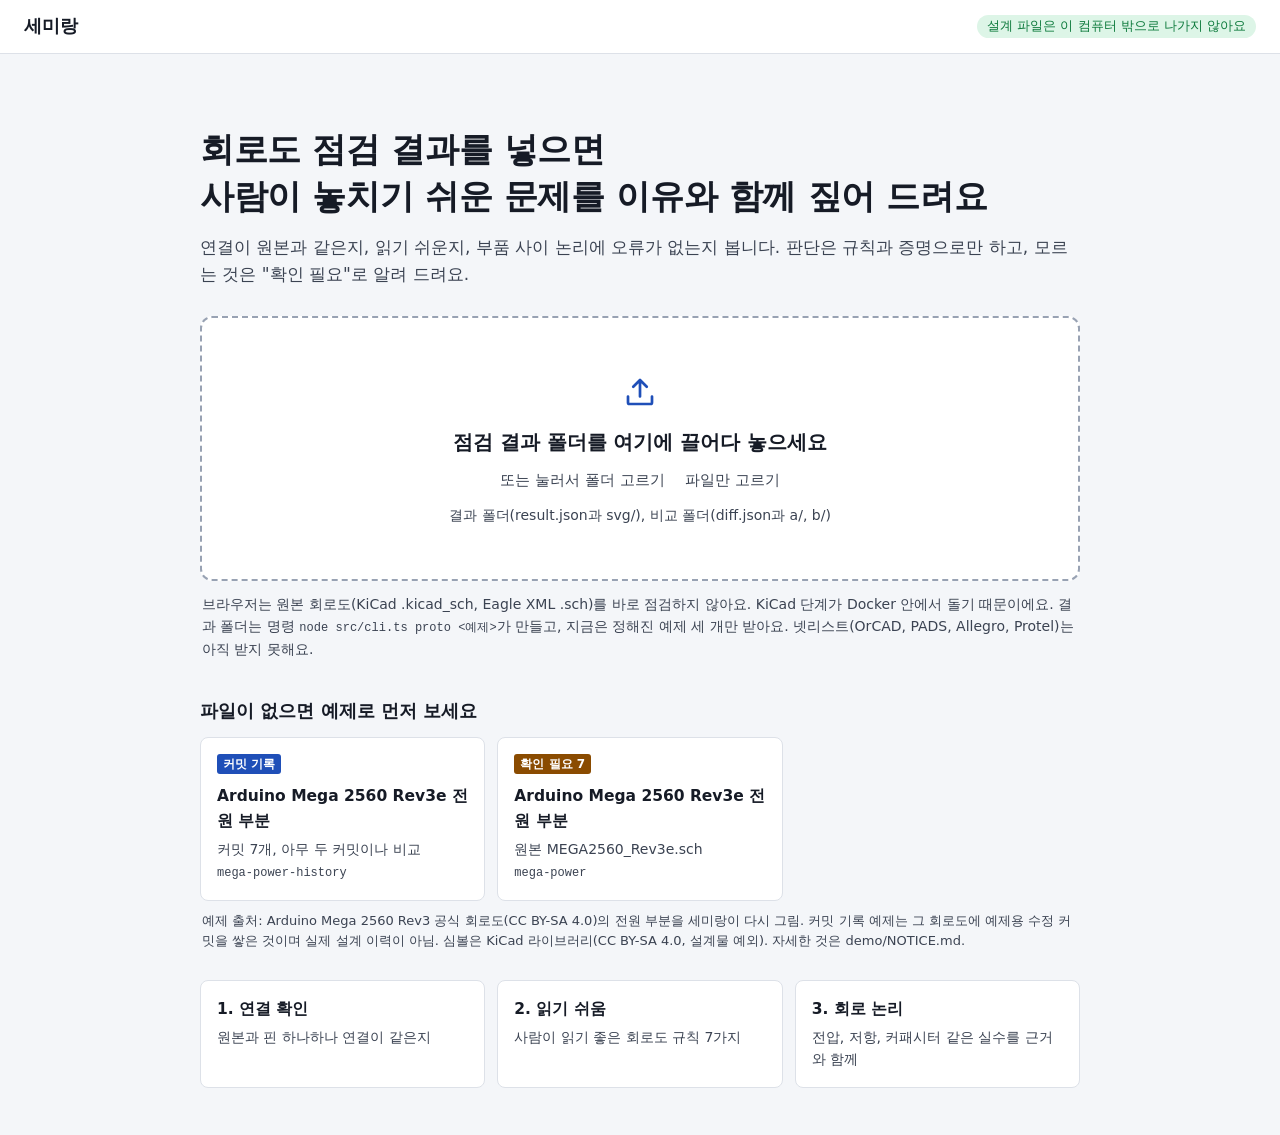
<file: demo/index.html>
<!doctype html>
<html lang="ko">
<head>
<meta charset="utf-8">
<meta name="viewport" content="width=device-width, initial-scale=1">
<!-- 세미랑 앱 틀(이슈 #145). 네트워크를 쓰지 않습니다(D29). 바깥 연결(connect-src)을 모두 막고, 빌드한 이 폴더의 viewer.js와 viewer.css만 불러옵니다. 그림은 파일에서 만든 blob 주소로만 띄웁니다. -->
<meta http-equiv="Content-Security-Policy" content="default-src 'none'; script-src 'self'; style-src 'self'; img-src blob:; connect-src 'none'; base-uri 'none'; form-action 'none'">
<title>세미랑</title>
  <script defer src="viewer.js?v=5c02f2f0c2"></script>
  <link rel="stylesheet" href="viewer.css?v=308bbc6a98">
<script defer src="demo-data.js?v=a4f3f26334"></script>
</head>
<body>
<div id="root"></div>
</body>
</html>
</file>
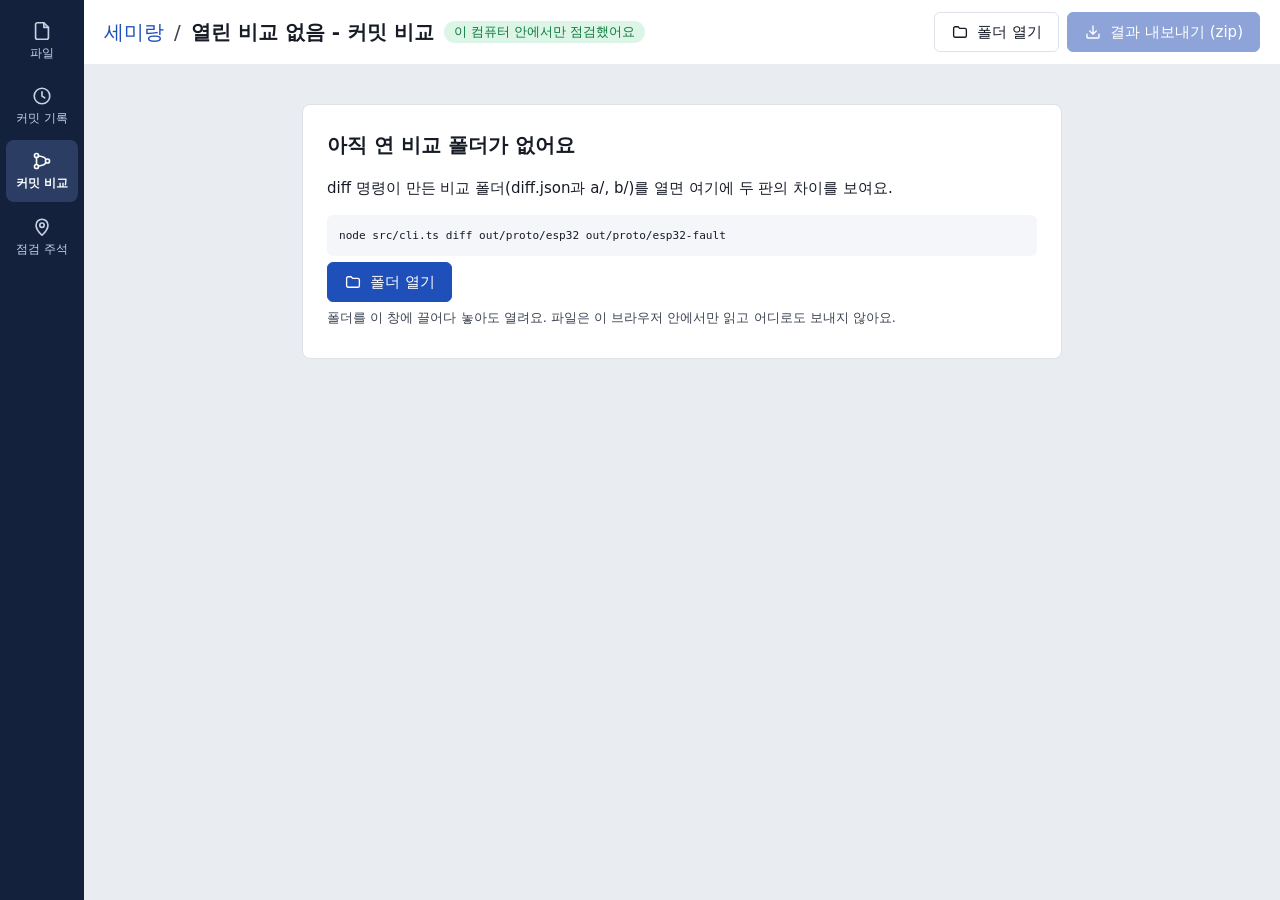
<file: demo/compare.html>
<!doctype html>
<html lang="ko">
<head>
<meta charset="utf-8">
<meta name="viewport" content="width=device-width, initial-scale=1">
<!-- 예전 주소를 위한 입구입니다. index.html과 같은 앱 틀을 그리고 해시가 없으면 커밋 비교를 엽니다(이슈 #145). 네트워크를 쓰지 않습니다(D29). 바깥 연결(connect-src)을 모두 막고, 빌드한 이 폴더의 compare.js와 compare.css만 불러옵니다. 그림은 파일에서 만든 blob 주소로만 띄웁니다. -->
<meta http-equiv="Content-Security-Policy" content="default-src 'none'; script-src 'self'; style-src 'self'; img-src blob:; connect-src 'none'; base-uri 'none'; form-action 'none'">
<title>세미랑 커밋 비교</title>
  <script defer src="compare.js?v=0cd042465a"></script>
  <link rel="stylesheet" href="compare.css?v=308bbc6a98">
<script defer src="demo-data.js?v=a4f3f26334"></script>
</head>
<body>
<div id="root"></div>
</body>
</html>
</file>
<file: demo/viewer.css>
:root{--fg:#161b26;--sub:#3b4352;--line:#dde1e8;--bg:#e9ecf1;--card:#fff;--soft:#f4f6f9;--strip:#eef1f6;--nav:#14213d;--nav-on:#2b3d63;--accent:#1f4fb8;--teal:#0f7b6c;--k-error:#b42318;--k-check:#8a4b00;--k-read:#0f7b6c;--k-read-bg:#ddf3ef;--k-read-t:#0b5e53;--k-note:#1f4fb8;--k-done:#8b93a3;--pass:#18794e;--add:#12a150;--add-t:#0d7a3c;--add-bg:#ddf5e7;--del:#d92d20;--del-t:#a3241a;--del-bg:#fde3e0;--chg:#e09a00;--chg-t:#8a4b00;--chg-bg:#fff1cc;--mono:"IBM Plex Mono", ui-monospace, SFMono-Regular, Menlo, Consolas, monospace}*{box-sizing:border-box}#root{display:contents}[hidden]{display:none!important}html,body{min-height:100%}body{background:var(--bg);color:var(--fg);margin:0;font:15px/1.6 Noto Sans KR,Noto Sans CJK KR,system-ui,-apple-system,Segoe UI,Malgun Gothic,sans-serif}code,pre,.mono{font-family:var(--mono);font-size:.86em}pre{white-space:pre-wrap;overflow-wrap:anywhere;margin:6px 0}button{font:inherit;color:inherit}button:focus-visible,a:focus-visible,select:focus-visible,input:focus-visible,.viewport:focus-visible,summary:focus-visible{outline:3px solid var(--accent);outline-offset:2px}h1,h2,h3{margin:0}.pad{padding:16px}.hint{color:var(--sub);margin:6px 0;font-size:13px}.meta{color:var(--sub);font-size:13px}.empty-line{color:var(--sub);margin:10px 2px}.warn-line{color:var(--k-check);font-size:13px}.ok-line{color:var(--pass);margin:0;font-weight:600}.soon{color:var(--sub);vertical-align:1px;background:#eef1f5;border-radius:4px;margin-left:6px;padding:0 6px;font-size:12px;font-weight:600;line-height:20px;display:inline-block}.btn{border:1px solid var(--line);background:var(--card);min-height:40px;color:var(--fg);cursor:pointer;border-radius:6px;align-items:center;gap:8px;padding:0 16px;font-weight:500;text-decoration:none;display:inline-flex}.btn.primary{background:var(--accent);border-color:var(--accent);color:#fff}.btn.ghost{background:var(--card)}.btn:disabled{cursor:not-allowed;opacity:.6}.btn.primary:disabled{opacity:1;background:#8ea4d8;border-color:#8ea4d8}.link-btn{color:var(--accent);cursor:pointer;background:0 0;border:0;min-height:32px;padding:4px 2px;text-decoration:underline}.icon-btn{width:40px;height:40px;color:var(--fg);cursor:pointer;background:0 0;border:0;border-radius:6px;place-items:center;display:inline-grid}.icon-btn:hover{background:#e3e7ee}.tool-btn{border:1px solid var(--line);background:var(--card);cursor:pointer;border-radius:6px;align-items:center;gap:6px;min-height:40px;padding:0 14px;font-weight:600;display:inline-flex}.tool-btn:disabled{cursor:not-allowed;color:var(--sub);font-weight:500}.app{min-height:100vh;display:flex}.nav{background:var(--nav);flex-direction:column;flex:0 0 84px;gap:4px;min-height:100vh;padding:10px 6px;display:flex}.nav-item{color:#c9d1e3;border-radius:8px;flex-direction:column;align-items:center;gap:2px;min-height:56px;padding:10px 2px 8px;font-size:12px;text-decoration:none;display:flex}.nav-item:hover{background:#ffffff0f}.nav-item[aria-current=page]{background:var(--nav-on);color:#fff;font-weight:700}.main{flex-direction:column;flex:1;min-width:0;display:flex}.head{background:var(--card);flex-wrap:wrap;justify-content:space-between;align-items:center;gap:12px;min-height:64px;padding:10px 20px;display:flex}.crumb{flex-wrap:wrap;align-items:center;gap:10px;min-width:0;display:flex}.crumb-home{color:var(--accent);font-size:20px;text-decoration:none}.crumb-sep{color:var(--sub);font-size:20px}.crumb-title{overflow-wrap:anywhere;font-size:20px;font-weight:700}.head-id{color:var(--sub);font-size:13px}.local-badge{background:var(--add-bg);color:var(--add-t);border-radius:999px;padding:1px 10px;font-size:13px;font-weight:500;display:inline-block}.head-actions{flex-wrap:wrap;gap:8px;display:flex}.status{color:var(--add-t);margin:0;padding:0 20px;font-size:13px}.status:empty{display:none}.page{padding:16px}.frame{background:var(--soft);padding:0 0 14px}.file-strip{background:var(--strip);color:#1f2a44;overflow-wrap:anywhere;padding:12px 20px;font-size:18px}.blocks{padding:12px 14px 0}.work{grid-template-columns:minmax(0,1fr) 330px;align-items:start;gap:14px;padding:14px 14px 0;display:grid}.pic-card{background:var(--card);border:1px solid var(--line);min-width:0}.pic-bar{background:var(--soft);border-bottom:1px solid var(--line);flex-wrap:wrap;justify-content:space-between;align-items:center;gap:8px;padding:8px 12px;display:flex}.pic-tools{flex-wrap:wrap;align-items:center;gap:8px;display:flex}.sheets{flex-wrap:wrap;gap:4px;display:flex}.sheets button{border:1px solid var(--line);background:var(--card);cursor:pointer;border-radius:6px;min-height:36px;padding:0 10px}.sheets button[aria-selected=true]{border-color:var(--accent);color:var(--accent);font-weight:700}.zoom{align-items:center;gap:2px;display:flex}.zoom-level{text-align:right;min-width:44px;color:var(--sub);font-variant-numeric:tabular-nums;margin-right:4px;font-size:13px}.viewport{cursor:grab;background:var(--card);width:100%;min-height:280px;max-height:78vh;position:relative;overflow:auto}.viewport.dragging{cursor:grabbing}.stage{background:#fff;margin:12px;position:relative}.stage img{-webkit-user-select:none;user-select:none;-webkit-user-drag:none;width:100%;height:100%;display:block}.marks{pointer-events:none;width:100%;height:100%;position:absolute;inset:0;overflow:visible}.marks .pin{pointer-events:auto;cursor:pointer}.marks .pin path{stroke:#fff}.marks .pin text{fill:#fff;pointer-events:none;font-family:system-ui,sans-serif;font-weight:700}.marks .pin-error path{fill:var(--k-error)}.marks .pin-check path{fill:var(--k-check)}.marks .pin-read path{fill:var(--k-read)}.marks .pin-ring{fill:none;stroke-width:.5px}.marks .pin-error .pin-ring{stroke:var(--k-error);fill:#b4231824}.marks .pin-check .pin-ring{stroke:var(--k-check);fill:#8a4b0024}.marks .pin-read .pin-ring{stroke:var(--k-read);fill:#0f7b6c24}.legend{border-top:1px solid var(--line);color:var(--fg);flex-wrap:wrap;gap:4px 18px;padding:8px 12px;font-size:14px;display:flex}.ldot{vertical-align:-1px;border-radius:50%;width:12px;height:12px;margin-right:6px;display:inline-block}.ldot.k-error{background:var(--k-error)}.ldot.k-check{background:var(--k-check)}.ldot.k-read{background:var(--k-read)}.pic-note{color:var(--sub);border-top:1px solid var(--line);margin:0;padding:6px 12px;font-size:13px}.side{background:var(--card);border:1px solid var(--line);min-width:0}.tabs{background:#eef1f5;grid-template-columns:1fr 1fr;display:grid}.tabs button{min-height:48px;color:var(--sub);cursor:pointer;background:0 0;border:0;justify-content:center;align-items:center;gap:6px;font-size:15px;display:inline-flex}.tabs button[aria-selected=true]{background:var(--card);color:var(--fg);font-weight:700}.tab-panel{padding:12px}.chips{flex-wrap:wrap;gap:8px;margin-bottom:10px;display:flex}.chip{border:1px solid var(--line);background:var(--card);cursor:pointer;border-radius:999px;min-height:36px;padding:0 12px;font-size:14px;font-weight:600}.chip[aria-pressed=true]{color:#fff;background:#161b26;border-color:#161b26}.resolved{color:var(--sub);align-items:center;gap:8px;min-height:32px;margin:0 0 8px;display:flex}.resolved input{width:18px;height:18px;margin:0}.ann-list{flex-direction:column;gap:10px;display:flex}.ann-card{border:1px solid var(--line);background:var(--card);border-radius:6px}.ann-card.active{border-width:2px}.ann-card.active.k-error{border-color:var(--k-error)}.ann-card.active.k-check{border-color:var(--k-check)}.ann-card.active.k-read{border-color:var(--k-read)}.ann-head{text-align:left;cursor:pointer;background:0 0;border:0;align-items:flex-start;gap:10px;width:100%;padding:12px;display:flex}.ann-main{flex-direction:column;gap:2px;min-width:0;display:flex}.ann-who{flex-wrap:wrap;align-items:center;gap:6px;font-size:14px;display:flex}.ann-title{font-size:15px;font-weight:700;line-height:1.45}.pin-badge{color:#fff;border-radius:50% 50% 50% 0;flex:0 0 28px;place-items:center;width:28px;height:28px;font-size:13px;font-weight:700;display:inline-grid}.pin-badge.k-error{background:var(--k-error)}.pin-badge.k-check{background:var(--k-check)}.pin-badge.k-read{background:var(--k-read)}.tag{border-radius:3px;padding:0 6px;font-size:12px;font-weight:700;line-height:20px;display:inline-block}.tag.k-error{background:var(--k-error);color:#fff}.tag.k-check{background:var(--k-check);color:#fff}.tag.k-read{background:var(--k-read-bg);color:var(--k-read-t)}.ann-body{padding:0 12px 12px 50px;font-size:14.5px}.ann-body p{margin:6px 0}.need{background:var(--soft);border-radius:6px;margin:8px 0;padding:8px 10px}.need ul{margin:4px 0 0;padding-left:18px}.cond{border-left:3px solid var(--pass);color:var(--pass);margin:8px 0;padding:2px 0 2px 10px;font-weight:600}.cond.cond-fail{border-color:var(--k-error);color:var(--k-error)}.flag{color:var(--k-check);font-size:13.5px}.why{color:var(--accent);cursor:pointer;background:0 0;border:0;min-height:36px;padding:6px 0;font-size:14.5px}.evidence{background:var(--soft);border-radius:6px;padding:8px 10px}.evidence pre{margin:0 0 6px;font-size:12.5px}.not-ai{color:var(--sub);margin:4px 0 0;font-size:13px;font-weight:600}.ann-actions{flex-wrap:wrap;gap:8px;margin-top:10px;display:flex}.ann-actions .btn{padding:0 10px;font-size:14px}.group-head{border:1px solid var(--line);background:var(--soft);text-align:left;cursor:pointer;border-radius:6px;align-items:center;gap:8px;width:100%;min-height:44px;padding:8px 10px;display:flex}.group-head .pin-badge{flex-basis:14px;width:14px;height:14px}.group-head .caret{width:1em;color:var(--sub)}.group-name{flex:1;min-width:0;font-weight:600}.group-count{color:var(--sub);white-space:nowrap;font-size:13px}.pass-list{flex-direction:column;gap:8px;margin:0;padding:0;list-style:none;display:flex}.pass-card{border:1px solid var(--line);border-radius:6px;padding:10px 12px}.pass-title{align-items:flex-start;gap:8px;font-weight:600;display:flex}.pass-mark{color:var(--pass);flex:none;margin-top:2px}.pass-card details{margin-top:4px;font-size:13.5px}.pass-card ul{margin:4px 0;padding-left:18px}.sheet-pick{color:var(--sub);align-items:center;gap:8px;display:inline-flex}.sheet-pick select{border:1px solid var(--line);background:var(--card);min-width:110px;min-height:40px;color:var(--fg);font:inherit;border-radius:6px;padding:0 8px}.sides{align-items:center;gap:8px;display:flex}.side-label{cursor:pointer;color:var(--sub);background:0 0;border:0;flex-direction:column;align-items:center;min-height:40px;padding:0 4px;font-size:13px;line-height:1.2;display:flex}.side-label code{font-size:12px}.side-label.on{color:var(--fg);font-weight:700}.switch{background:var(--teal);cursor:pointer;border:0;border-radius:15px;width:52px;height:30px;padding:0;position:relative}.switch .knob{background:#fff;border-radius:50%;width:24px;height:24px;transition:left .15s;position:absolute;top:3px;left:3px}.switch[aria-checked=true] .knob{left:25px}.cmp-view{aspect-ratio:297/210;background:#fff;width:100%;position:relative;overflow:hidden}.cmp-stage{transition:transform .2s;position:absolute;inset:0}.cmp-stage img{width:100%;height:100%;display:block;position:absolute;inset:0}.sel-box{border:3px solid var(--accent);pointer-events:none;border-radius:3px;position:absolute;box-shadow:0 0 0 4px #1f4fb82e}.cmp-legend{flex-wrap:wrap;gap:6px;display:flex;position:absolute;bottom:10px;left:10px}.cmp-legend span,.cmp-zoom{background:var(--card);border:1px solid var(--line);border-radius:4px;padding:0 8px;font-size:13px;line-height:26px}.cmp-zoom{color:var(--sub);position:absolute;bottom:10px;right:10px}.t-add{color:var(--add-t)}.t-del{color:var(--del-t)}.t-chg{color:var(--chg-t)}.t-sel{color:var(--accent)}.cmp-panel{flex-direction:column;display:flex}.cmp-sec{border-bottom:1px solid var(--line);padding:12px 14px}.cmp-sec:last-child{border-bottom:0}.cmp-sec h2{margin:0 0 8px;font-size:16px}.cmp-sec h3{margin:6px 0 2px;font-size:14px}.sec-row{justify-content:space-between;align-items:baseline;display:flex}.items{margin:0 -8px;padding:0;list-style:none}.item{text-align:left;cursor:pointer;color:#1f3a68;background:0 0;border:0;border-radius:4px;align-items:center;gap:8px;width:100%;min-height:40px;padding:6px 10px;display:flex}.item.on{background:#e9eef6}.dot{border-radius:50%;flex:0 0 9px;height:9px}.dot-added{background:var(--add)}.dot-removed{background:var(--del)}.dot-changed,.dot-representation{background:var(--chg)}.verb-added{color:var(--add-t)}.verb-removed{color:var(--del-t)}.verb-changed,.verb-representation{color:var(--chg-t)}.props{grid-template-columns:84px minmax(0,1fr);gap:10px 8px;margin:0;font-size:14px;display:grid}.props dt{color:var(--sub)}.props dd{overflow-wrap:anywhere;flex-direction:column;align-items:flex-start;gap:4px;margin:0;display:flex}.was,.now{font-family:var(--mono);border-radius:4px;padding:0 6px;font-size:12.5px;display:inline-block}.was{background:var(--del-bg);color:var(--del-t);text-decoration:line-through}.now{background:var(--add-bg);color:var(--add-t)}.delta-sec{background:#fff7f6}ul.delta{margin:0 0 6px;padding-left:18px;font-size:14px}.lv-bad{color:var(--k-error)}.lv-warn{color:var(--k-check)}.lv-read{color:var(--k-read-t)}.empty-card{background:var(--card);border:1px solid var(--line);border-radius:8px;max-width:760px;margin:24px auto;padding:24px}.empty-card h2{margin-bottom:8px;font-size:20px}.empty-card pre{background:var(--soft);border-radius:6px;padding:10px 12px}.history{min-width:0}.hist-bar{background:var(--card);border-bottom:1px solid var(--line);flex-wrap:wrap;align-items:center;gap:16px;padding:8px 20px;display:flex}.hist-branch{color:var(--sub);align-items:center;gap:8px;display:inline-flex}.hist-branch select,.pick-box select{border:1px solid var(--line);background:var(--card);min-height:40px;font:inherit;border-radius:6px;padding:0 10px}.hist-card{background:var(--card);border:1px solid var(--line);border-radius:8px;overflow:hidden}.hist-pick{border-bottom:1px solid var(--line);flex-wrap:wrap;align-items:center;gap:10px;padding:14px 16px;display:flex}.pick-box{border:1px solid var(--line);border-radius:6px;align-items:stretch;max-width:100%;display:inline-flex;overflow:hidden}.pick-box>span{background:var(--soft);color:var(--sub);border-right:1px solid var(--line);white-space:nowrap;align-items:center;padding:0 10px;font-size:14px;display:inline-flex}.pick-box select{border:0;border-radius:0;max-width:320px}.pick-dots{color:var(--sub)}.hist-list{margin:0;padding:0;list-style:none}.hist-row{border-bottom:1px solid var(--line);align-items:center;gap:12px;padding:12px 16px;display:flex}.hist-row:nth-child(2n){background:#fafbfc}.hist-row:last-child{border-bottom:0}.hist-row.muted .hist-msg{color:var(--sub)}.avatar{width:36px;height:36px;color:var(--nav);background:#dfe6f3;border-radius:50%;flex:0 0 36px;place-items:center;font-weight:700;display:inline-grid}.hist-main{flex:220px;min-width:0}.hist-msg{color:var(--nav);overflow-wrap:anywhere;font-weight:600}.hist-side{flex-wrap:wrap;justify-content:flex-end;align-items:center;gap:6px 10px;display:flex}.counts{gap:4px;display:inline-flex}.cnt{min-width:30px;font:600 13px/22px var(--mono);text-align:center;border-radius:4px;padding:0 6px;display:inline-block}.cnt.add{background:var(--add-bg);color:var(--add-t)}.cnt.del{background:var(--del-bg);color:var(--del-t)}.cnt.chg{background:var(--chg-bg);color:var(--chg-t)}.htag{border-radius:4px;padding:0 8px;font-size:13px;font-weight:700;line-height:22px;display:inline-block}.htag.tone-bad{background:var(--del-bg);color:var(--k-error)}.htag.tone-warn{background:var(--chg-bg);color:var(--k-check)}.htag.tone-ok{background:var(--add-bg);color:var(--pass)}.htag.tone-info{color:var(--accent);background:#e3ebfb}.htag.tone-muted{color:var(--sub);background:#eef1f5}.hash{color:var(--sub);white-space:nowrap}.fill-btns{gap:4px;display:inline-flex}.mini-btn{border:1px solid var(--line);background:var(--card);cursor:pointer;border-radius:4px;min-height:28px;padding:0 8px;font-size:12px}.mini-btn:hover:not(:disabled){background:var(--soft)}.mini-btn:disabled{opacity:.4;cursor:not-allowed}@media (max-width:760px){.hist-row{flex-wrap:wrap}.hist-side{justify-content:flex-start}.pick-box select{max-width:200px}}.files{flex-direction:column;gap:14px;padding:14px;display:flex}.opened{grid-template-columns:1fr 1fr;gap:14px;display:grid}.opened-card{background:var(--card);border:1px solid var(--line);border-radius:6px;padding:14px 16px}.opened-card h2{margin-bottom:6px;font-size:16px}.file-list{margin:0 0 10px;padding-left:18px;font-size:14px}.report-h{align-items:center;gap:8px;margin:4px 0 10px;font-size:18px;display:flex}.start{background:#f4f6f9;min-height:100vh}.start-head{background:var(--card);border-bottom:1px solid var(--line);justify-content:space-between;align-items:center;min-height:54px;padding:8px 24px;display:flex}.start-brand{font-size:18px;font-weight:700}.start-main{max-width:880px;margin:0 auto;padding:72px 0 48px}.start-title{letter-spacing:-.01em;font-size:34px;font-weight:800;line-height:1.38}.start-lead{color:var(--sub);margin:14px 0 28px;font-size:17px}.dropzone{background:var(--card);text-align:center;color:var(--accent);border:2px dashed #98a2b3;border-radius:12px;flex-direction:column;align-items:center;gap:6px;padding:56px 24px 52px;display:flex}.dropzone.over{border-color:var(--accent);background:#eef3fd}.dropzone h2{color:var(--fg);margin-top:10px;font-size:20px}.dz-actions{flex-wrap:wrap;justify-content:center;gap:16px;margin:0;display:flex}.dz-actions .link-btn{color:var(--sub);font-size:15px;text-decoration:none}.dz-actions .link-btn:hover{text-decoration:underline}.dz-formats{color:var(--sub);margin:2px 0 0;font-size:14px}.dropzone.small{border-radius:8px;padding:20px 20px 18px}.dropzone.small h2{margin-top:2px;font-size:16px}.cli-note{color:var(--sub);margin:12px 2px 0;font-size:14px}.intake-msg{border:1px solid #f2c94c;border-left:4px solid var(--k-check);background:#fffaeb;border-radius:6px;margin:14px 0 0;padding:12px 16px}.intake-msg p{margin:4px 0}.intake-msg pre{background:var(--card);border-radius:6px;padding:8px 10px}.start-h2{margin:36px 0 12px;font-size:18px;font-weight:700}.start-h2.tight{margin:4px 0 10px;font-size:16px}.card-grid{grid-template-columns:repeat(3,minmax(0,1fr));gap:12px;display:grid}.info-grid{margin-top:28px}.ex-card,.info-card{border:1px solid var(--line);background:var(--card);text-align:left;border-radius:8px;flex-direction:column;align-items:flex-start;gap:4px;padding:16px;display:flex}.ex-card{cursor:pointer;min-height:112px}.ex-card:hover{border-color:#b7c3d9;box-shadow:0 1px 4px #14213d14}.ex-card .tag{margin-bottom:6px}.tag.tone-bad{background:var(--k-error);color:#fff}.tag.tone-warn{background:var(--k-check);color:#fff}.tag.tone-ok{background:var(--pass);color:#fff}.tag.tone-info{background:var(--accent);color:#fff}.ex-title{font-size:15.5px;font-weight:700}.ex-sub{color:var(--sub);font-size:14px}.ex-name{color:var(--sub);font-size:12px}.info-card b{font-size:15.5px}.info-card span{color:var(--sub);font-size:14px}.demo-notice{color:var(--sub);margin:10px 2px 0;font-size:13px}.drop{z-index:20;pointer-events:none;color:var(--accent);background:#1f4fb81f;place-items:center;font-size:1.3rem;font-weight:600;display:grid;position:fixed;inset:0}.drop>div{background:var(--card);border:2px dashed var(--accent);border-radius:12px;padding:24px 32px}.report .card{background:var(--card);border:1px solid var(--line);border-radius:8px;margin:0 0 14px;padding:14px 16px}.report .card h1{margin:0 0 4px;font-size:1.3rem}.report .card h2{margin:0 0 8px;font-size:1.05rem}.report .card h3{margin:14px 0 6px;font-size:.95rem}.report .row{flex-wrap:wrap;gap:6px;margin:8px 0;display:flex}.report .chip{cursor:default;background:#eef0f5;border:0;border-radius:999px;min-height:0;padding:1px 10px;font-size:.82rem;font-weight:400}.report .mut{color:var(--sub)}.report .ok{color:var(--pass)}.report .bad{color:var(--k-error)}.report .warn{color:var(--k-check)}.report .skip{color:var(--sub)}.report .badge{font-weight:700}.report .badge.read{background:var(--k-read-bg);color:var(--k-read-t)}.report .tablewrap{overflow-x:auto}.report table{border-collapse:collapse;width:100%;font-size:.88rem}.report th,.report td{border-bottom:1px solid var(--line);text-align:left;vertical-align:top;padding:4px 8px}.report th{color:var(--sub);white-space:nowrap;font-weight:600}.report td.n,.report th.n{text-align:right;font-variant-numeric:tabular-nums}.report pre{background:var(--soft);border-radius:6px;padding:8px 10px}.report details{margin:6px 0}.report summary{cursor:pointer}.report ul{margin:4px 0;padding-left:20px}.report .finding{border-left:4px solid var(--line);margin:10px 0;padding:2px 0 2px 12px}.report .finding.error{border-color:var(--k-error)}.report .finding.check{border-color:var(--k-check)}.report .finding.pass{border-color:var(--pass)}.report tr.goto{cursor:pointer}.report tr.goto:hover td{background:#eef0f5}.problems{border-color:var(--k-error)!important}.problems li{overflow-wrap:anywhere}.blocks .card{background:var(--card);border:1px solid var(--line);border-radius:8px;margin:0 0 8px;padding:12px 16px}.blocks .card h2{margin:0 0 6px;font-size:1rem}@media (max-width:960px){.work{grid-template-columns:minmax(0,1fr)}.opened{grid-template-columns:1fr}}@media (max-width:720px){.app{flex-direction:column}.nav{flex-direction:row;flex:none;justify-content:space-around;min-height:0;padding:4px}.nav-item{flex:1;min-height:52px;padding:6px 2px}.head{padding:10px 12px}.crumb-title,.crumb-home,.crumb-sep{font-size:17px}.page{padding:8px}.work{padding:10px 8px 0}.file-strip{padding:10px 12px;font-size:15px}.start-main{padding:32px 16px}.start-title{font-size:25px}.card-grid{grid-template-columns:1fr}.ann-body{padding-left:12px}}@media print{.nav,.head-actions,.pic-card,.side{display:none}}.tool-btn.on{border-color:var(--k-note);color:var(--k-note);background:#e8eefb}.viewport.drawing{cursor:crosshair}.marks .pin-note path{fill:var(--k-note)}.marks .pin-note .pin-ring{stroke:var(--k-note);fill:#1f4fb824}.marks .pin-note .note-area{fill:#1f4fb81f;stroke:var(--k-note)}.marks .pin-note.resolved{opacity:.45}.marks .note-draft{fill:#1f4fb814;stroke:var(--k-note);stroke-dasharray:1.2 .8}.ldot.k-note,.pin-badge.k-note{background:var(--k-note)}.tag.k-note{color:var(--k-note);background:#e8eefb}.tag.done{background:var(--k-done);color:#fff}.ann-card.active.k-note{border-color:var(--k-note)}.ann-card.is-resolved .ann-title{color:var(--sub)}.resolved-row{flex-wrap:wrap;justify-content:space-between;align-items:center;gap:8px;display:flex}.btn.small{min-height:32px;padding:0 10px;font-size:13px}.thread-tail{margin-top:8px}.replies{border-left:3px solid var(--line);gap:8px;margin:0 0 8px;padding:0 0 0 10px;list-style:none;display:grid}.replies li{gap:2px;display:grid}.reply-head{align-items:baseline;gap:8px;display:flex}.reply-body{white-space:pre-wrap}.reply-box{gap:8px;margin:8px 0;display:grid}.reply-box textarea,.compose textarea{box-sizing:border-box;border:1px solid var(--line);width:100%;font:inherit;resize:vertical;border-radius:6px;padding:8px 10px}.reply-actions{flex-wrap:wrap;gap:8px;display:flex}.name-field{color:var(--sub);gap:4px;font-size:13px;display:grid}.name-field input{border:1px solid var(--line);min-height:36px;font:inherit;color:var(--fg);border-radius:6px;padding:0 10px}.compose .ann-body{gap:8px;display:grid}.compose-head{flex-wrap:wrap;align-items:baseline;gap:8px;margin:0;display:flex}
/*$vite$:1*/
</file>
<file: demo/compare.css>
:root{--fg:#161b26;--sub:#3b4352;--line:#dde1e8;--bg:#e9ecf1;--card:#fff;--soft:#f4f6f9;--strip:#eef1f6;--nav:#14213d;--nav-on:#2b3d63;--accent:#1f4fb8;--teal:#0f7b6c;--k-error:#b42318;--k-check:#8a4b00;--k-read:#0f7b6c;--k-read-bg:#ddf3ef;--k-read-t:#0b5e53;--k-note:#1f4fb8;--k-done:#8b93a3;--pass:#18794e;--add:#12a150;--add-t:#0d7a3c;--add-bg:#ddf5e7;--del:#d92d20;--del-t:#a3241a;--del-bg:#fde3e0;--chg:#e09a00;--chg-t:#8a4b00;--chg-bg:#fff1cc;--mono:"IBM Plex Mono", ui-monospace, SFMono-Regular, Menlo, Consolas, monospace}*{box-sizing:border-box}#root{display:contents}[hidden]{display:none!important}html,body{min-height:100%}body{background:var(--bg);color:var(--fg);margin:0;font:15px/1.6 Noto Sans KR,Noto Sans CJK KR,system-ui,-apple-system,Segoe UI,Malgun Gothic,sans-serif}code,pre,.mono{font-family:var(--mono);font-size:.86em}pre{white-space:pre-wrap;overflow-wrap:anywhere;margin:6px 0}button{font:inherit;color:inherit}button:focus-visible,a:focus-visible,select:focus-visible,input:focus-visible,.viewport:focus-visible,summary:focus-visible{outline:3px solid var(--accent);outline-offset:2px}h1,h2,h3{margin:0}.pad{padding:16px}.hint{color:var(--sub);margin:6px 0;font-size:13px}.meta{color:var(--sub);font-size:13px}.empty-line{color:var(--sub);margin:10px 2px}.warn-line{color:var(--k-check);font-size:13px}.ok-line{color:var(--pass);margin:0;font-weight:600}.soon{color:var(--sub);vertical-align:1px;background:#eef1f5;border-radius:4px;margin-left:6px;padding:0 6px;font-size:12px;font-weight:600;line-height:20px;display:inline-block}.btn{border:1px solid var(--line);background:var(--card);min-height:40px;color:var(--fg);cursor:pointer;border-radius:6px;align-items:center;gap:8px;padding:0 16px;font-weight:500;text-decoration:none;display:inline-flex}.btn.primary{background:var(--accent);border-color:var(--accent);color:#fff}.btn.ghost{background:var(--card)}.btn:disabled{cursor:not-allowed;opacity:.6}.btn.primary:disabled{opacity:1;background:#8ea4d8;border-color:#8ea4d8}.link-btn{color:var(--accent);cursor:pointer;background:0 0;border:0;min-height:32px;padding:4px 2px;text-decoration:underline}.icon-btn{width:40px;height:40px;color:var(--fg);cursor:pointer;background:0 0;border:0;border-radius:6px;place-items:center;display:inline-grid}.icon-btn:hover{background:#e3e7ee}.tool-btn{border:1px solid var(--line);background:var(--card);cursor:pointer;border-radius:6px;align-items:center;gap:6px;min-height:40px;padding:0 14px;font-weight:600;display:inline-flex}.tool-btn:disabled{cursor:not-allowed;color:var(--sub);font-weight:500}.app{min-height:100vh;display:flex}.nav{background:var(--nav);flex-direction:column;flex:0 0 84px;gap:4px;min-height:100vh;padding:10px 6px;display:flex}.nav-item{color:#c9d1e3;border-radius:8px;flex-direction:column;align-items:center;gap:2px;min-height:56px;padding:10px 2px 8px;font-size:12px;text-decoration:none;display:flex}.nav-item:hover{background:#ffffff0f}.nav-item[aria-current=page]{background:var(--nav-on);color:#fff;font-weight:700}.main{flex-direction:column;flex:1;min-width:0;display:flex}.head{background:var(--card);flex-wrap:wrap;justify-content:space-between;align-items:center;gap:12px;min-height:64px;padding:10px 20px;display:flex}.crumb{flex-wrap:wrap;align-items:center;gap:10px;min-width:0;display:flex}.crumb-home{color:var(--accent);font-size:20px;text-decoration:none}.crumb-sep{color:var(--sub);font-size:20px}.crumb-title{overflow-wrap:anywhere;font-size:20px;font-weight:700}.head-id{color:var(--sub);font-size:13px}.local-badge{background:var(--add-bg);color:var(--add-t);border-radius:999px;padding:1px 10px;font-size:13px;font-weight:500;display:inline-block}.head-actions{flex-wrap:wrap;gap:8px;display:flex}.status{color:var(--add-t);margin:0;padding:0 20px;font-size:13px}.status:empty{display:none}.page{padding:16px}.frame{background:var(--soft);padding:0 0 14px}.file-strip{background:var(--strip);color:#1f2a44;overflow-wrap:anywhere;padding:12px 20px;font-size:18px}.blocks{padding:12px 14px 0}.work{grid-template-columns:minmax(0,1fr) 330px;align-items:start;gap:14px;padding:14px 14px 0;display:grid}.pic-card{background:var(--card);border:1px solid var(--line);min-width:0}.pic-bar{background:var(--soft);border-bottom:1px solid var(--line);flex-wrap:wrap;justify-content:space-between;align-items:center;gap:8px;padding:8px 12px;display:flex}.pic-tools{flex-wrap:wrap;align-items:center;gap:8px;display:flex}.sheets{flex-wrap:wrap;gap:4px;display:flex}.sheets button{border:1px solid var(--line);background:var(--card);cursor:pointer;border-radius:6px;min-height:36px;padding:0 10px}.sheets button[aria-selected=true]{border-color:var(--accent);color:var(--accent);font-weight:700}.zoom{align-items:center;gap:2px;display:flex}.zoom-level{text-align:right;min-width:44px;color:var(--sub);font-variant-numeric:tabular-nums;margin-right:4px;font-size:13px}.viewport{cursor:grab;background:var(--card);width:100%;min-height:280px;max-height:78vh;position:relative;overflow:auto}.viewport.dragging{cursor:grabbing}.stage{background:#fff;margin:12px;position:relative}.stage img{-webkit-user-select:none;user-select:none;-webkit-user-drag:none;width:100%;height:100%;display:block}.marks{pointer-events:none;width:100%;height:100%;position:absolute;inset:0;overflow:visible}.marks .pin{pointer-events:auto;cursor:pointer}.marks .pin path{stroke:#fff}.marks .pin text{fill:#fff;pointer-events:none;font-family:system-ui,sans-serif;font-weight:700}.marks .pin-error path{fill:var(--k-error)}.marks .pin-check path{fill:var(--k-check)}.marks .pin-read path{fill:var(--k-read)}.marks .pin-ring{fill:none;stroke-width:.5px}.marks .pin-error .pin-ring{stroke:var(--k-error);fill:#b4231824}.marks .pin-check .pin-ring{stroke:var(--k-check);fill:#8a4b0024}.marks .pin-read .pin-ring{stroke:var(--k-read);fill:#0f7b6c24}.legend{border-top:1px solid var(--line);color:var(--fg);flex-wrap:wrap;gap:4px 18px;padding:8px 12px;font-size:14px;display:flex}.ldot{vertical-align:-1px;border-radius:50%;width:12px;height:12px;margin-right:6px;display:inline-block}.ldot.k-error{background:var(--k-error)}.ldot.k-check{background:var(--k-check)}.ldot.k-read{background:var(--k-read)}.pic-note{color:var(--sub);border-top:1px solid var(--line);margin:0;padding:6px 12px;font-size:13px}.side{background:var(--card);border:1px solid var(--line);min-width:0}.tabs{background:#eef1f5;grid-template-columns:1fr 1fr;display:grid}.tabs button{min-height:48px;color:var(--sub);cursor:pointer;background:0 0;border:0;justify-content:center;align-items:center;gap:6px;font-size:15px;display:inline-flex}.tabs button[aria-selected=true]{background:var(--card);color:var(--fg);font-weight:700}.tab-panel{padding:12px}.chips{flex-wrap:wrap;gap:8px;margin-bottom:10px;display:flex}.chip{border:1px solid var(--line);background:var(--card);cursor:pointer;border-radius:999px;min-height:36px;padding:0 12px;font-size:14px;font-weight:600}.chip[aria-pressed=true]{color:#fff;background:#161b26;border-color:#161b26}.resolved{color:var(--sub);align-items:center;gap:8px;min-height:32px;margin:0 0 8px;display:flex}.resolved input{width:18px;height:18px;margin:0}.ann-list{flex-direction:column;gap:10px;display:flex}.ann-card{border:1px solid var(--line);background:var(--card);border-radius:6px}.ann-card.active{border-width:2px}.ann-card.active.k-error{border-color:var(--k-error)}.ann-card.active.k-check{border-color:var(--k-check)}.ann-card.active.k-read{border-color:var(--k-read)}.ann-head{text-align:left;cursor:pointer;background:0 0;border:0;align-items:flex-start;gap:10px;width:100%;padding:12px;display:flex}.ann-main{flex-direction:column;gap:2px;min-width:0;display:flex}.ann-who{flex-wrap:wrap;align-items:center;gap:6px;font-size:14px;display:flex}.ann-title{font-size:15px;font-weight:700;line-height:1.45}.pin-badge{color:#fff;border-radius:50% 50% 50% 0;flex:0 0 28px;place-items:center;width:28px;height:28px;font-size:13px;font-weight:700;display:inline-grid}.pin-badge.k-error{background:var(--k-error)}.pin-badge.k-check{background:var(--k-check)}.pin-badge.k-read{background:var(--k-read)}.tag{border-radius:3px;padding:0 6px;font-size:12px;font-weight:700;line-height:20px;display:inline-block}.tag.k-error{background:var(--k-error);color:#fff}.tag.k-check{background:var(--k-check);color:#fff}.tag.k-read{background:var(--k-read-bg);color:var(--k-read-t)}.ann-body{padding:0 12px 12px 50px;font-size:14.5px}.ann-body p{margin:6px 0}.need{background:var(--soft);border-radius:6px;margin:8px 0;padding:8px 10px}.need ul{margin:4px 0 0;padding-left:18px}.cond{border-left:3px solid var(--pass);color:var(--pass);margin:8px 0;padding:2px 0 2px 10px;font-weight:600}.cond.cond-fail{border-color:var(--k-error);color:var(--k-error)}.flag{color:var(--k-check);font-size:13.5px}.why{color:var(--accent);cursor:pointer;background:0 0;border:0;min-height:36px;padding:6px 0;font-size:14.5px}.evidence{background:var(--soft);border-radius:6px;padding:8px 10px}.evidence pre{margin:0 0 6px;font-size:12.5px}.not-ai{color:var(--sub);margin:4px 0 0;font-size:13px;font-weight:600}.ann-actions{flex-wrap:wrap;gap:8px;margin-top:10px;display:flex}.ann-actions .btn{padding:0 10px;font-size:14px}.group-head{border:1px solid var(--line);background:var(--soft);text-align:left;cursor:pointer;border-radius:6px;align-items:center;gap:8px;width:100%;min-height:44px;padding:8px 10px;display:flex}.group-head .pin-badge{flex-basis:14px;width:14px;height:14px}.group-head .caret{width:1em;color:var(--sub)}.group-name{flex:1;min-width:0;font-weight:600}.group-count{color:var(--sub);white-space:nowrap;font-size:13px}.pass-list{flex-direction:column;gap:8px;margin:0;padding:0;list-style:none;display:flex}.pass-card{border:1px solid var(--line);border-radius:6px;padding:10px 12px}.pass-title{align-items:flex-start;gap:8px;font-weight:600;display:flex}.pass-mark{color:var(--pass);flex:none;margin-top:2px}.pass-card details{margin-top:4px;font-size:13.5px}.pass-card ul{margin:4px 0;padding-left:18px}.sheet-pick{color:var(--sub);align-items:center;gap:8px;display:inline-flex}.sheet-pick select{border:1px solid var(--line);background:var(--card);min-width:110px;min-height:40px;color:var(--fg);font:inherit;border-radius:6px;padding:0 8px}.sides{align-items:center;gap:8px;display:flex}.side-label{cursor:pointer;color:var(--sub);background:0 0;border:0;flex-direction:column;align-items:center;min-height:40px;padding:0 4px;font-size:13px;line-height:1.2;display:flex}.side-label code{font-size:12px}.side-label.on{color:var(--fg);font-weight:700}.switch{background:var(--teal);cursor:pointer;border:0;border-radius:15px;width:52px;height:30px;padding:0;position:relative}.switch .knob{background:#fff;border-radius:50%;width:24px;height:24px;transition:left .15s;position:absolute;top:3px;left:3px}.switch[aria-checked=true] .knob{left:25px}.cmp-view{aspect-ratio:297/210;background:#fff;width:100%;position:relative;overflow:hidden}.cmp-stage{transition:transform .2s;position:absolute;inset:0}.cmp-stage img{width:100%;height:100%;display:block;position:absolute;inset:0}.sel-box{border:3px solid var(--accent);pointer-events:none;border-radius:3px;position:absolute;box-shadow:0 0 0 4px #1f4fb82e}.cmp-legend{flex-wrap:wrap;gap:6px;display:flex;position:absolute;bottom:10px;left:10px}.cmp-legend span,.cmp-zoom{background:var(--card);border:1px solid var(--line);border-radius:4px;padding:0 8px;font-size:13px;line-height:26px}.cmp-zoom{color:var(--sub);position:absolute;bottom:10px;right:10px}.t-add{color:var(--add-t)}.t-del{color:var(--del-t)}.t-chg{color:var(--chg-t)}.t-sel{color:var(--accent)}.cmp-panel{flex-direction:column;display:flex}.cmp-sec{border-bottom:1px solid var(--line);padding:12px 14px}.cmp-sec:last-child{border-bottom:0}.cmp-sec h2{margin:0 0 8px;font-size:16px}.cmp-sec h3{margin:6px 0 2px;font-size:14px}.sec-row{justify-content:space-between;align-items:baseline;display:flex}.items{margin:0 -8px;padding:0;list-style:none}.item{text-align:left;cursor:pointer;color:#1f3a68;background:0 0;border:0;border-radius:4px;align-items:center;gap:8px;width:100%;min-height:40px;padding:6px 10px;display:flex}.item.on{background:#e9eef6}.dot{border-radius:50%;flex:0 0 9px;height:9px}.dot-added{background:var(--add)}.dot-removed{background:var(--del)}.dot-changed,.dot-representation{background:var(--chg)}.verb-added{color:var(--add-t)}.verb-removed{color:var(--del-t)}.verb-changed,.verb-representation{color:var(--chg-t)}.props{grid-template-columns:84px minmax(0,1fr);gap:10px 8px;margin:0;font-size:14px;display:grid}.props dt{color:var(--sub)}.props dd{overflow-wrap:anywhere;flex-direction:column;align-items:flex-start;gap:4px;margin:0;display:flex}.was,.now{font-family:var(--mono);border-radius:4px;padding:0 6px;font-size:12.5px;display:inline-block}.was{background:var(--del-bg);color:var(--del-t);text-decoration:line-through}.now{background:var(--add-bg);color:var(--add-t)}.delta-sec{background:#fff7f6}ul.delta{margin:0 0 6px;padding-left:18px;font-size:14px}.lv-bad{color:var(--k-error)}.lv-warn{color:var(--k-check)}.lv-read{color:var(--k-read-t)}.empty-card{background:var(--card);border:1px solid var(--line);border-radius:8px;max-width:760px;margin:24px auto;padding:24px}.empty-card h2{margin-bottom:8px;font-size:20px}.empty-card pre{background:var(--soft);border-radius:6px;padding:10px 12px}.history{min-width:0}.hist-bar{background:var(--card);border-bottom:1px solid var(--line);flex-wrap:wrap;align-items:center;gap:16px;padding:8px 20px;display:flex}.hist-branch{color:var(--sub);align-items:center;gap:8px;display:inline-flex}.hist-branch select,.pick-box select{border:1px solid var(--line);background:var(--card);min-height:40px;font:inherit;border-radius:6px;padding:0 10px}.hist-card{background:var(--card);border:1px solid var(--line);border-radius:8px;overflow:hidden}.hist-pick{border-bottom:1px solid var(--line);flex-wrap:wrap;align-items:center;gap:10px;padding:14px 16px;display:flex}.pick-box{border:1px solid var(--line);border-radius:6px;align-items:stretch;max-width:100%;display:inline-flex;overflow:hidden}.pick-box>span{background:var(--soft);color:var(--sub);border-right:1px solid var(--line);white-space:nowrap;align-items:center;padding:0 10px;font-size:14px;display:inline-flex}.pick-box select{border:0;border-radius:0;max-width:320px}.pick-dots{color:var(--sub)}.hist-list{margin:0;padding:0;list-style:none}.hist-row{border-bottom:1px solid var(--line);align-items:center;gap:12px;padding:12px 16px;display:flex}.hist-row:nth-child(2n){background:#fafbfc}.hist-row:last-child{border-bottom:0}.hist-row.muted .hist-msg{color:var(--sub)}.avatar{width:36px;height:36px;color:var(--nav);background:#dfe6f3;border-radius:50%;flex:0 0 36px;place-items:center;font-weight:700;display:inline-grid}.hist-main{flex:220px;min-width:0}.hist-msg{color:var(--nav);overflow-wrap:anywhere;font-weight:600}.hist-side{flex-wrap:wrap;justify-content:flex-end;align-items:center;gap:6px 10px;display:flex}.counts{gap:4px;display:inline-flex}.cnt{min-width:30px;font:600 13px/22px var(--mono);text-align:center;border-radius:4px;padding:0 6px;display:inline-block}.cnt.add{background:var(--add-bg);color:var(--add-t)}.cnt.del{background:var(--del-bg);color:var(--del-t)}.cnt.chg{background:var(--chg-bg);color:var(--chg-t)}.htag{border-radius:4px;padding:0 8px;font-size:13px;font-weight:700;line-height:22px;display:inline-block}.htag.tone-bad{background:var(--del-bg);color:var(--k-error)}.htag.tone-warn{background:var(--chg-bg);color:var(--k-check)}.htag.tone-ok{background:var(--add-bg);color:var(--pass)}.htag.tone-info{color:var(--accent);background:#e3ebfb}.htag.tone-muted{color:var(--sub);background:#eef1f5}.hash{color:var(--sub);white-space:nowrap}.fill-btns{gap:4px;display:inline-flex}.mini-btn{border:1px solid var(--line);background:var(--card);cursor:pointer;border-radius:4px;min-height:28px;padding:0 8px;font-size:12px}.mini-btn:hover:not(:disabled){background:var(--soft)}.mini-btn:disabled{opacity:.4;cursor:not-allowed}@media (max-width:760px){.hist-row{flex-wrap:wrap}.hist-side{justify-content:flex-start}.pick-box select{max-width:200px}}.files{flex-direction:column;gap:14px;padding:14px;display:flex}.opened{grid-template-columns:1fr 1fr;gap:14px;display:grid}.opened-card{background:var(--card);border:1px solid var(--line);border-radius:6px;padding:14px 16px}.opened-card h2{margin-bottom:6px;font-size:16px}.file-list{margin:0 0 10px;padding-left:18px;font-size:14px}.report-h{align-items:center;gap:8px;margin:4px 0 10px;font-size:18px;display:flex}.start{background:#f4f6f9;min-height:100vh}.start-head{background:var(--card);border-bottom:1px solid var(--line);justify-content:space-between;align-items:center;min-height:54px;padding:8px 24px;display:flex}.start-brand{font-size:18px;font-weight:700}.start-main{max-width:880px;margin:0 auto;padding:72px 0 48px}.start-title{letter-spacing:-.01em;font-size:34px;font-weight:800;line-height:1.38}.start-lead{color:var(--sub);margin:14px 0 28px;font-size:17px}.dropzone{background:var(--card);text-align:center;color:var(--accent);border:2px dashed #98a2b3;border-radius:12px;flex-direction:column;align-items:center;gap:6px;padding:56px 24px 52px;display:flex}.dropzone.over{border-color:var(--accent);background:#eef3fd}.dropzone h2{color:var(--fg);margin-top:10px;font-size:20px}.dz-actions{flex-wrap:wrap;justify-content:center;gap:16px;margin:0;display:flex}.dz-actions .link-btn{color:var(--sub);font-size:15px;text-decoration:none}.dz-actions .link-btn:hover{text-decoration:underline}.dz-formats{color:var(--sub);margin:2px 0 0;font-size:14px}.dropzone.small{border-radius:8px;padding:20px 20px 18px}.dropzone.small h2{margin-top:2px;font-size:16px}.cli-note{color:var(--sub);margin:12px 2px 0;font-size:14px}.intake-msg{border:1px solid #f2c94c;border-left:4px solid var(--k-check);background:#fffaeb;border-radius:6px;margin:14px 0 0;padding:12px 16px}.intake-msg p{margin:4px 0}.intake-msg pre{background:var(--card);border-radius:6px;padding:8px 10px}.start-h2{margin:36px 0 12px;font-size:18px;font-weight:700}.start-h2.tight{margin:4px 0 10px;font-size:16px}.card-grid{grid-template-columns:repeat(3,minmax(0,1fr));gap:12px;display:grid}.info-grid{margin-top:28px}.ex-card,.info-card{border:1px solid var(--line);background:var(--card);text-align:left;border-radius:8px;flex-direction:column;align-items:flex-start;gap:4px;padding:16px;display:flex}.ex-card{cursor:pointer;min-height:112px}.ex-card:hover{border-color:#b7c3d9;box-shadow:0 1px 4px #14213d14}.ex-card .tag{margin-bottom:6px}.tag.tone-bad{background:var(--k-error);color:#fff}.tag.tone-warn{background:var(--k-check);color:#fff}.tag.tone-ok{background:var(--pass);color:#fff}.tag.tone-info{background:var(--accent);color:#fff}.ex-title{font-size:15.5px;font-weight:700}.ex-sub{color:var(--sub);font-size:14px}.ex-name{color:var(--sub);font-size:12px}.info-card b{font-size:15.5px}.info-card span{color:var(--sub);font-size:14px}.demo-notice{color:var(--sub);margin:10px 2px 0;font-size:13px}.drop{z-index:20;pointer-events:none;color:var(--accent);background:#1f4fb81f;place-items:center;font-size:1.3rem;font-weight:600;display:grid;position:fixed;inset:0}.drop>div{background:var(--card);border:2px dashed var(--accent);border-radius:12px;padding:24px 32px}.report .card{background:var(--card);border:1px solid var(--line);border-radius:8px;margin:0 0 14px;padding:14px 16px}.report .card h1{margin:0 0 4px;font-size:1.3rem}.report .card h2{margin:0 0 8px;font-size:1.05rem}.report .card h3{margin:14px 0 6px;font-size:.95rem}.report .row{flex-wrap:wrap;gap:6px;margin:8px 0;display:flex}.report .chip{cursor:default;background:#eef0f5;border:0;border-radius:999px;min-height:0;padding:1px 10px;font-size:.82rem;font-weight:400}.report .mut{color:var(--sub)}.report .ok{color:var(--pass)}.report .bad{color:var(--k-error)}.report .warn{color:var(--k-check)}.report .skip{color:var(--sub)}.report .badge{font-weight:700}.report .badge.read{background:var(--k-read-bg);color:var(--k-read-t)}.report .tablewrap{overflow-x:auto}.report table{border-collapse:collapse;width:100%;font-size:.88rem}.report th,.report td{border-bottom:1px solid var(--line);text-align:left;vertical-align:top;padding:4px 8px}.report th{color:var(--sub);white-space:nowrap;font-weight:600}.report td.n,.report th.n{text-align:right;font-variant-numeric:tabular-nums}.report pre{background:var(--soft);border-radius:6px;padding:8px 10px}.report details{margin:6px 0}.report summary{cursor:pointer}.report ul{margin:4px 0;padding-left:20px}.report .finding{border-left:4px solid var(--line);margin:10px 0;padding:2px 0 2px 12px}.report .finding.error{border-color:var(--k-error)}.report .finding.check{border-color:var(--k-check)}.report .finding.pass{border-color:var(--pass)}.report tr.goto{cursor:pointer}.report tr.goto:hover td{background:#eef0f5}.problems{border-color:var(--k-error)!important}.problems li{overflow-wrap:anywhere}.blocks .card{background:var(--card);border:1px solid var(--line);border-radius:8px;margin:0 0 8px;padding:12px 16px}.blocks .card h2{margin:0 0 6px;font-size:1rem}@media (max-width:960px){.work{grid-template-columns:minmax(0,1fr)}.opened{grid-template-columns:1fr}}@media (max-width:720px){.app{flex-direction:column}.nav{flex-direction:row;flex:none;justify-content:space-around;min-height:0;padding:4px}.nav-item{flex:1;min-height:52px;padding:6px 2px}.head{padding:10px 12px}.crumb-title,.crumb-home,.crumb-sep{font-size:17px}.page{padding:8px}.work{padding:10px 8px 0}.file-strip{padding:10px 12px;font-size:15px}.start-main{padding:32px 16px}.start-title{font-size:25px}.card-grid{grid-template-columns:1fr}.ann-body{padding-left:12px}}@media print{.nav,.head-actions,.pic-card,.side{display:none}}.tool-btn.on{border-color:var(--k-note);color:var(--k-note);background:#e8eefb}.viewport.drawing{cursor:crosshair}.marks .pin-note path{fill:var(--k-note)}.marks .pin-note .pin-ring{stroke:var(--k-note);fill:#1f4fb824}.marks .pin-note .note-area{fill:#1f4fb81f;stroke:var(--k-note)}.marks .pin-note.resolved{opacity:.45}.marks .note-draft{fill:#1f4fb814;stroke:var(--k-note);stroke-dasharray:1.2 .8}.ldot.k-note,.pin-badge.k-note{background:var(--k-note)}.tag.k-note{color:var(--k-note);background:#e8eefb}.tag.done{background:var(--k-done);color:#fff}.ann-card.active.k-note{border-color:var(--k-note)}.ann-card.is-resolved .ann-title{color:var(--sub)}.resolved-row{flex-wrap:wrap;justify-content:space-between;align-items:center;gap:8px;display:flex}.btn.small{min-height:32px;padding:0 10px;font-size:13px}.thread-tail{margin-top:8px}.replies{border-left:3px solid var(--line);gap:8px;margin:0 0 8px;padding:0 0 0 10px;list-style:none;display:grid}.replies li{gap:2px;display:grid}.reply-head{align-items:baseline;gap:8px;display:flex}.reply-body{white-space:pre-wrap}.reply-box{gap:8px;margin:8px 0;display:grid}.reply-box textarea,.compose textarea{box-sizing:border-box;border:1px solid var(--line);width:100%;font:inherit;resize:vertical;border-radius:6px;padding:8px 10px}.reply-actions{flex-wrap:wrap;gap:8px;display:flex}.name-field{color:var(--sub);gap:4px;font-size:13px;display:grid}.name-field input{border:1px solid var(--line);min-height:36px;font:inherit;color:var(--fg);border-radius:6px;padding:0 10px}.compose .ann-body{gap:8px;display:grid}.compose-head{flex-wrap:wrap;align-items:baseline;gap:8px;margin:0;display:flex}
/*$vite$:1*/
</file>
